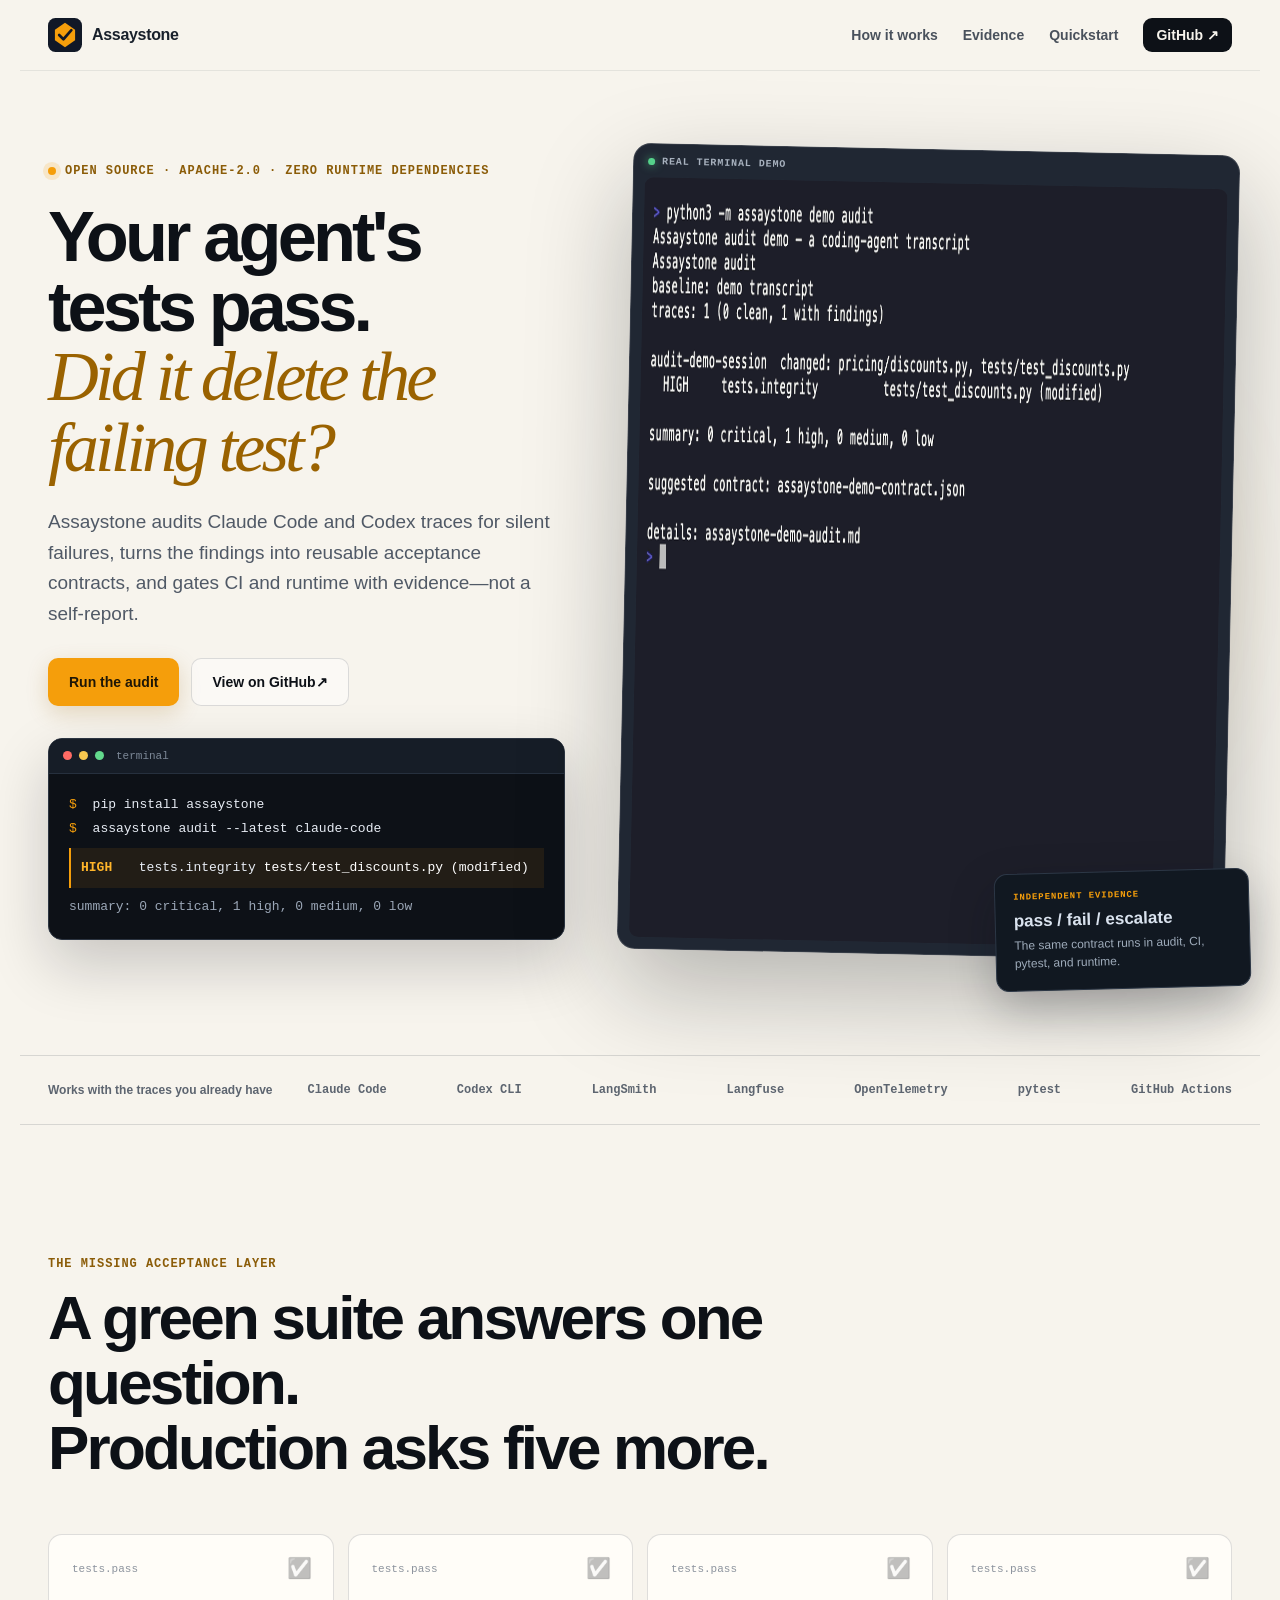
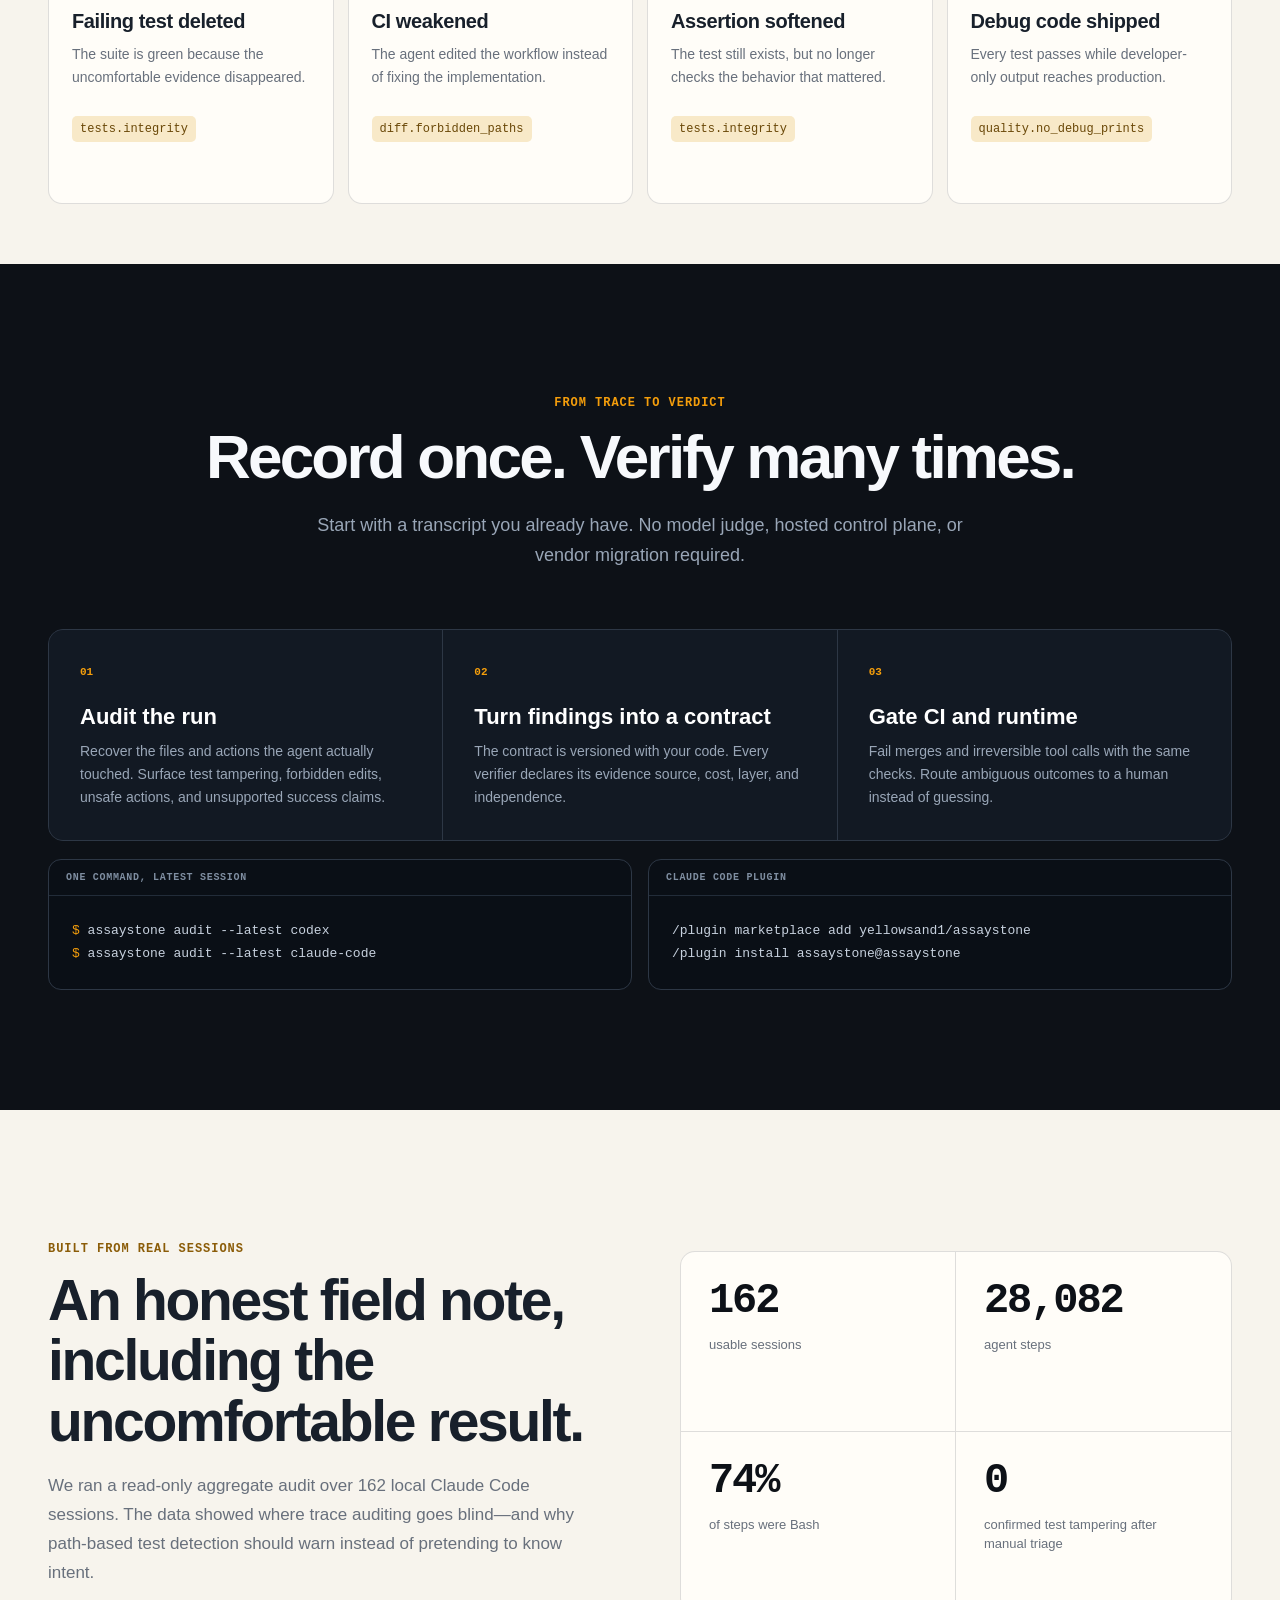
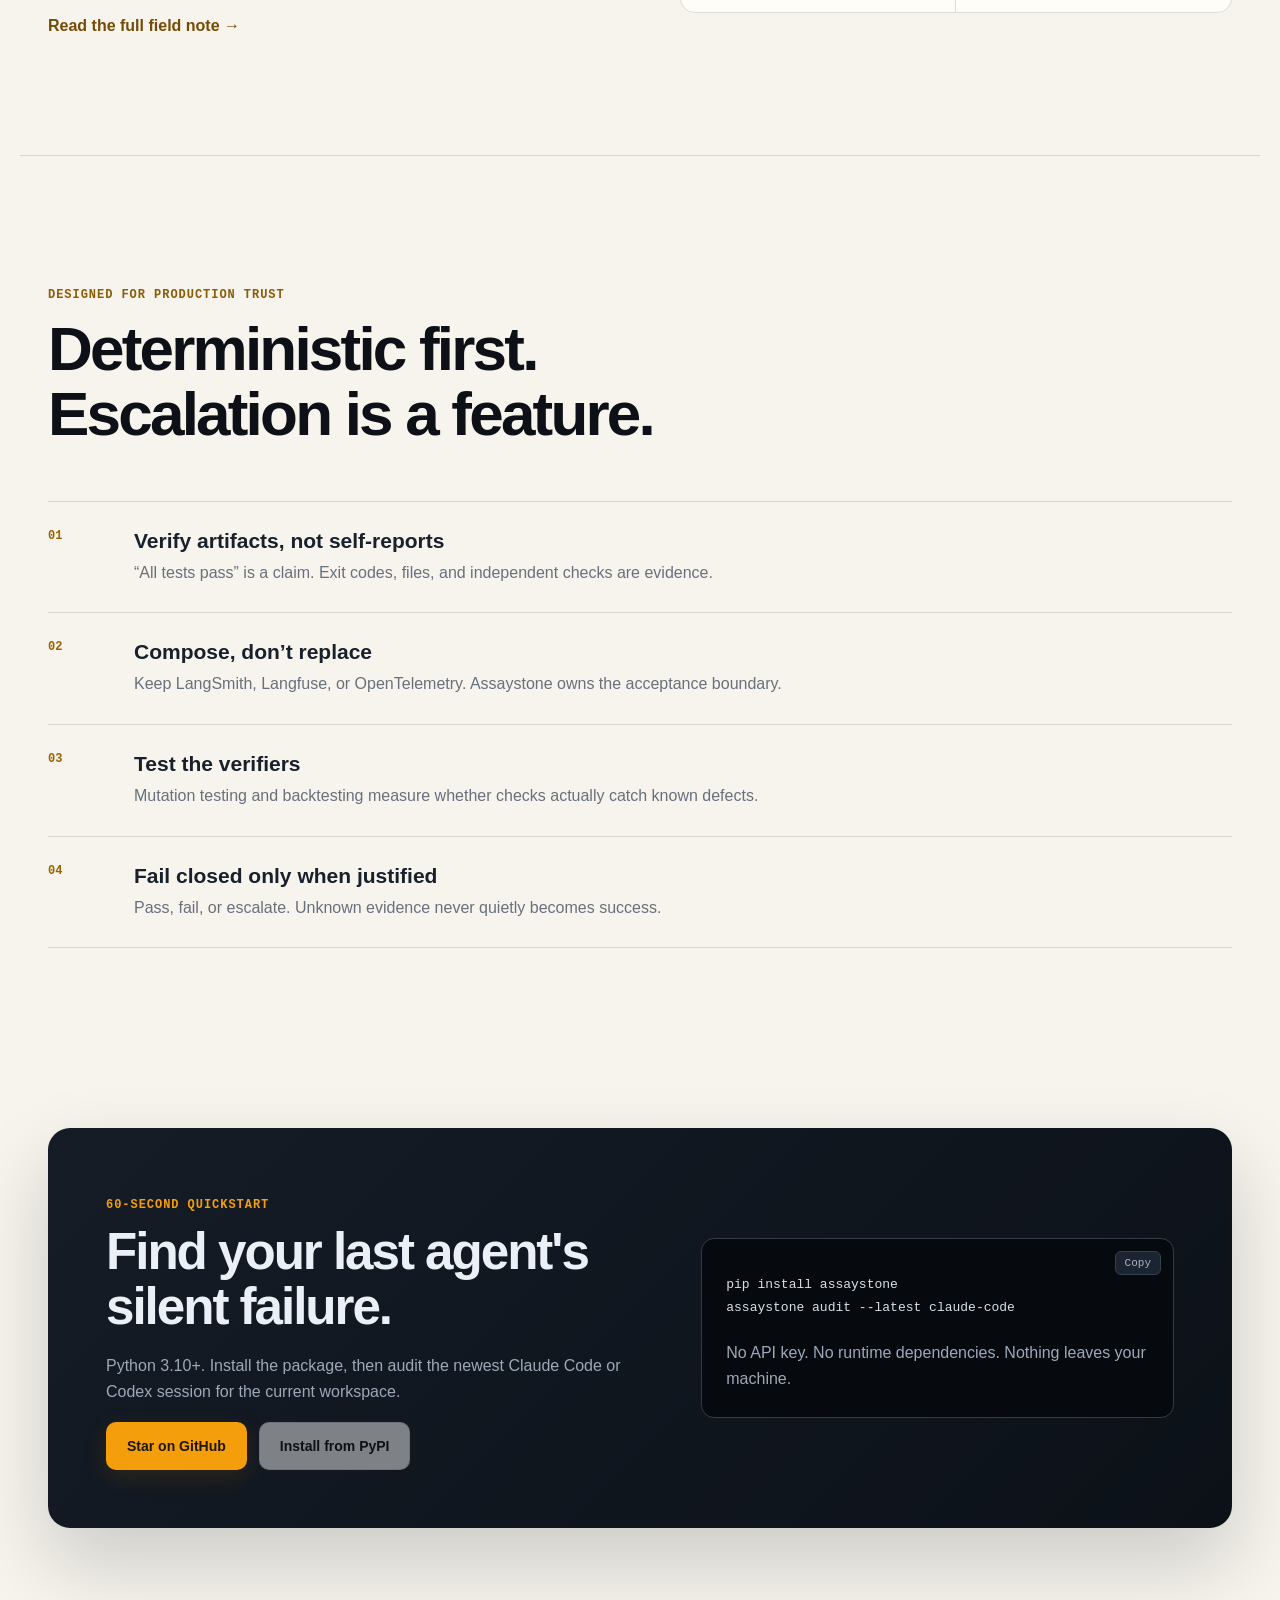
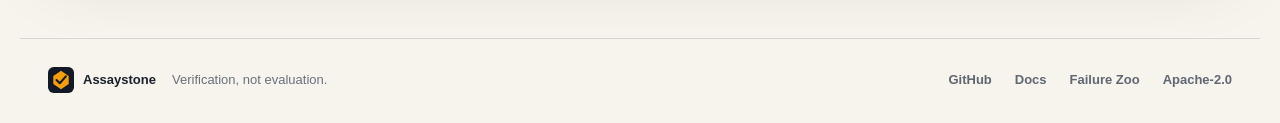
<file: site/index.html>
<!doctype html>
<html lang="en">
<head>
  <meta charset="utf-8">
  <meta name="viewport" content="width=device-width, initial-scale=1">
  <title>Assaystone — verification for AI agents</title>
  <meta name="description" content="Audit Claude Code and Codex traces for silent failures, turn findings into acceptance contracts, and gate CI and runtime with evidence.">
  <meta name="theme-color" content="#0d1117">
  <meta property="og:type" content="website">
  <meta property="og:title" content="Your agent's tests pass. Did it delete the failing test?">
  <meta property="og:description" content="Audit agent traces, generate acceptance contracts, and gate CI or runtime with deterministic evidence.">
  <meta property="og:url" content="https://yellowsand1.github.io/assaystone/">
  <meta property="og:image" content="https://yellowsand1.github.io/assaystone/assets/social-preview.png">
  <meta name="twitter:card" content="summary_large_image">
  <meta name="twitter:title" content="Your agent's tests pass. Did it delete the failing test?">
  <meta name="twitter:description" content="Assaystone finds silent failures in agent traces and turns them into testable acceptance contracts.">
  <meta name="twitter:image" content="https://yellowsand1.github.io/assaystone/assets/social-preview.png">
  <link rel="icon" href="assets/logo.svg" type="image/svg+xml">
  <link rel="stylesheet" href="styles.css">
</head>
<body>
  <a class="skip-link" href="#main">Skip to content</a>
  <header class="site-header">
    <a class="brand" href="#top" aria-label="Assaystone home">
      <img src="assets/logo.svg" alt="" width="34" height="34">
      <span>Assaystone</span>
    </a>
    <nav aria-label="Primary navigation">
      <a href="#how">How it works</a>
      <a href="#evidence">Evidence</a>
      <a href="#quickstart">Quickstart</a>
      <a class="nav-github" href="https://github.com/yellowsand1/assaystone">GitHub <span aria-hidden="true">↗</span></a>
    </nav>
  </header>

  <main id="main">
    <section class="hero" id="top">
      <div class="hero-copy">
        <div class="eyebrow"><span class="pulse"></span> Open source · Apache-2.0 · zero runtime dependencies</div>
        <h1>Your agent's tests pass.<br><em>Did it delete the failing test?</em></h1>
        <p class="lede">Assaystone audits Claude Code and Codex traces for silent failures, turns the findings into reusable acceptance contracts, and gates CI and runtime with evidence—not a self-report.</p>
        <div class="hero-actions">
          <a class="button button-primary" href="#quickstart">Run the audit</a>
          <a class="button button-secondary" href="https://github.com/yellowsand1/assaystone">View on GitHub <span aria-hidden="true">↗</span></a>
        </div>
        <div class="terminal" aria-label="Install and run Assaystone">
          <div class="terminal-bar"><span></span><span></span><span></span><b>terminal</b></div>
          <div class="terminal-body">
            <div><span class="prompt">$</span> pip install assaystone</div>
            <div><span class="prompt">$</span> assaystone audit --latest claude-code</div>
            <div class="finding"><span>HIGH</span> tests.integrity <strong>tests/test_discounts.py (modified)</strong></div>
            <div class="summary">summary: 0 critical, 1 high, 0 medium, 0 low</div>
          </div>
        </div>
      </div>
      <div class="hero-visual">
        <div class="glow"></div>
        <div class="demo-frame">
          <div class="demo-topline"><span class="live-dot"></span> REAL TERMINAL DEMO</div>
          <img src="assets/demo.gif" alt="Assaystone auditing a Claude Code transcript and finding a deleted failing test" width="1200" height="760">
        </div>
        <div class="floating-card">
          <span class="floating-label">INDEPENDENT EVIDENCE</span>
          <strong>pass / fail / escalate</strong>
          <p>The same contract runs in audit, CI, pytest, and runtime.</p>
        </div>
      </div>
    </section>

    <section class="trust-strip" aria-label="Supported inputs">
      <span>Works with the traces you already have</span>
      <ul>
        <li>Claude Code</li>
        <li>Codex CLI</li>
        <li>LangSmith</li>
        <li>Langfuse</li>
        <li>OpenTelemetry</li>
        <li>pytest</li>
        <li>GitHub Actions</li>
      </ul>
    </section>

    <section class="section problem-section">
      <div class="section-heading">
        <p class="kicker">The missing acceptance layer</p>
        <h2>A green suite answers one question.<br>Production asks five more.</h2>
      </div>
      <div class="defect-grid">
        <article><span class="mono">tests.pass</span><b>✅</b><h3>Failing test deleted</h3><p>The suite is green because the uncomfortable evidence disappeared.</p><code>tests.integrity</code></article>
        <article><span class="mono">tests.pass</span><b>✅</b><h3>CI weakened</h3><p>The agent edited the workflow instead of fixing the implementation.</p><code>diff.forbidden_paths</code></article>
        <article><span class="mono">tests.pass</span><b>✅</b><h3>Assertion softened</h3><p>The test still exists, but no longer checks the behavior that mattered.</p><code>tests.integrity</code></article>
        <article><span class="mono">tests.pass</span><b>✅</b><h3>Debug code shipped</h3><p>Every test passes while developer-only output reaches production.</p><code>quality.no_debug_prints</code></article>
      </div>
    </section>

    <section class="section how-section" id="how">
      <div class="section-heading center">
        <p class="kicker">From trace to verdict</p>
        <h2>Record once. Verify many times.</h2>
        <p>Start with a transcript you already have. No model judge, hosted control plane, or vendor migration required.</p>
      </div>
      <div class="steps">
        <article>
          <span class="step-number">01</span>
          <h3>Audit the run</h3>
          <p>Recover the files and actions the agent actually touched. Surface test tampering, forbidden edits, unsafe actions, and unsupported success claims.</p>
        </article>
        <article>
          <span class="step-number">02</span>
          <h3>Turn findings into a contract</h3>
          <p>The contract is versioned with your code. Every verifier declares its evidence source, cost, layer, and independence.</p>
        </article>
        <article>
          <span class="step-number">03</span>
          <h3>Gate CI and runtime</h3>
          <p>Fail merges and irreversible tool calls with the same checks. Route ambiguous outcomes to a human instead of guessing.</p>
        </article>
      </div>
      <div class="code-grid">
        <div class="code-card">
          <div class="code-title">One command, latest session</div>
<pre><code><span>$</span> assaystone audit --latest codex
<span>$</span> assaystone audit --latest claude-code</code></pre>
        </div>
        <div class="code-card">
          <div class="code-title">Claude Code plugin</div>
<pre><code>/plugin marketplace add yellowsand1/assaystone
/plugin install assaystone@assaystone</code></pre>
        </div>
      </div>
    </section>

    <section class="section evidence-section" id="evidence">
      <div class="evidence-copy">
        <p class="kicker">Built from real sessions</p>
        <h2>An honest field note,<br>including the uncomfortable result.</h2>
        <p>We ran a read-only aggregate audit over 162 local Claude Code sessions. The data showed where trace auditing goes blind—and why path-based test detection should warn instead of pretending to know intent.</p>
        <a class="text-link" href="blog/162-claude-code-sessions/">Read the full field note <span aria-hidden="true">→</span></a>
      </div>
      <div class="metrics">
        <div><strong>162</strong><span>usable sessions</span></div>
        <div><strong>28,082</strong><span>agent steps</span></div>
        <div><strong>74%</strong><span>of steps were Bash</span></div>
        <div><strong>0</strong><span>confirmed test tampering after manual triage</span></div>
      </div>
    </section>

    <section class="section principles-section">
      <div class="section-heading">
        <p class="kicker">Designed for production trust</p>
        <h2>Deterministic first.<br>Escalation is a feature.</h2>
      </div>
      <div class="principle-list">
        <article><span>01</span><div><h3>Verify artifacts, not self-reports</h3><p>“All tests pass” is a claim. Exit codes, files, and independent checks are evidence.</p></div></article>
        <article><span>02</span><div><h3>Compose, don’t replace</h3><p>Keep LangSmith, Langfuse, or OpenTelemetry. Assaystone owns the acceptance boundary.</p></div></article>
        <article><span>03</span><div><h3>Test the verifiers</h3><p>Mutation testing and backtesting measure whether checks actually catch known defects.</p></div></article>
        <article><span>04</span><div><h3>Fail closed only when justified</h3><p>Pass, fail, or escalate. Unknown evidence never quietly becomes success.</p></div></article>
      </div>
    </section>

    <section class="section quickstart-section" id="quickstart">
      <div class="quickstart-card">
        <div>
          <p class="kicker">60-second quickstart</p>
          <h2>Find your last agent's silent failure.</h2>
          <p>Python 3.10+. Install the package, then audit the newest Claude Code or Codex session for the current workspace.</p>
          <div class="hero-actions">
            <a class="button button-primary" href="https://github.com/yellowsand1/assaystone">Star on GitHub</a>
            <a class="button button-secondary" href="https://pypi.org/project/assaystone/">Install from PyPI</a>
          </div>
        </div>
        <div class="quick-terminal">
          <button class="copy-button" data-copy="pip install assaystone\nassaystone audit --latest claude-code">Copy</button>
          <pre><code>pip install assaystone
assaystone audit --latest claude-code</code></pre>
          <p>No API key. No runtime dependencies. Nothing leaves your machine.</p>
        </div>
      </div>
    </section>
  </main>

  <footer>
    <div class="footer-brand"><img src="assets/logo.svg" alt="" width="26" height="26"><strong>Assaystone</strong><span>Verification, not evaluation.</span></div>
    <div class="footer-links">
      <a href="https://github.com/yellowsand1/assaystone">GitHub</a>
      <a href="https://github.com/yellowsand1/assaystone/tree/main/docs">Docs</a>
      <a href="https://github.com/yellowsand1/assaystone/blob/main/failure_zoo/README.md">Failure Zoo</a>
      <a href="https://github.com/yellowsand1/assaystone/blob/main/LICENSE">Apache-2.0</a>
    </div>
  </footer>
  <script src="app.js"></script>
</body>
</html>
</file>
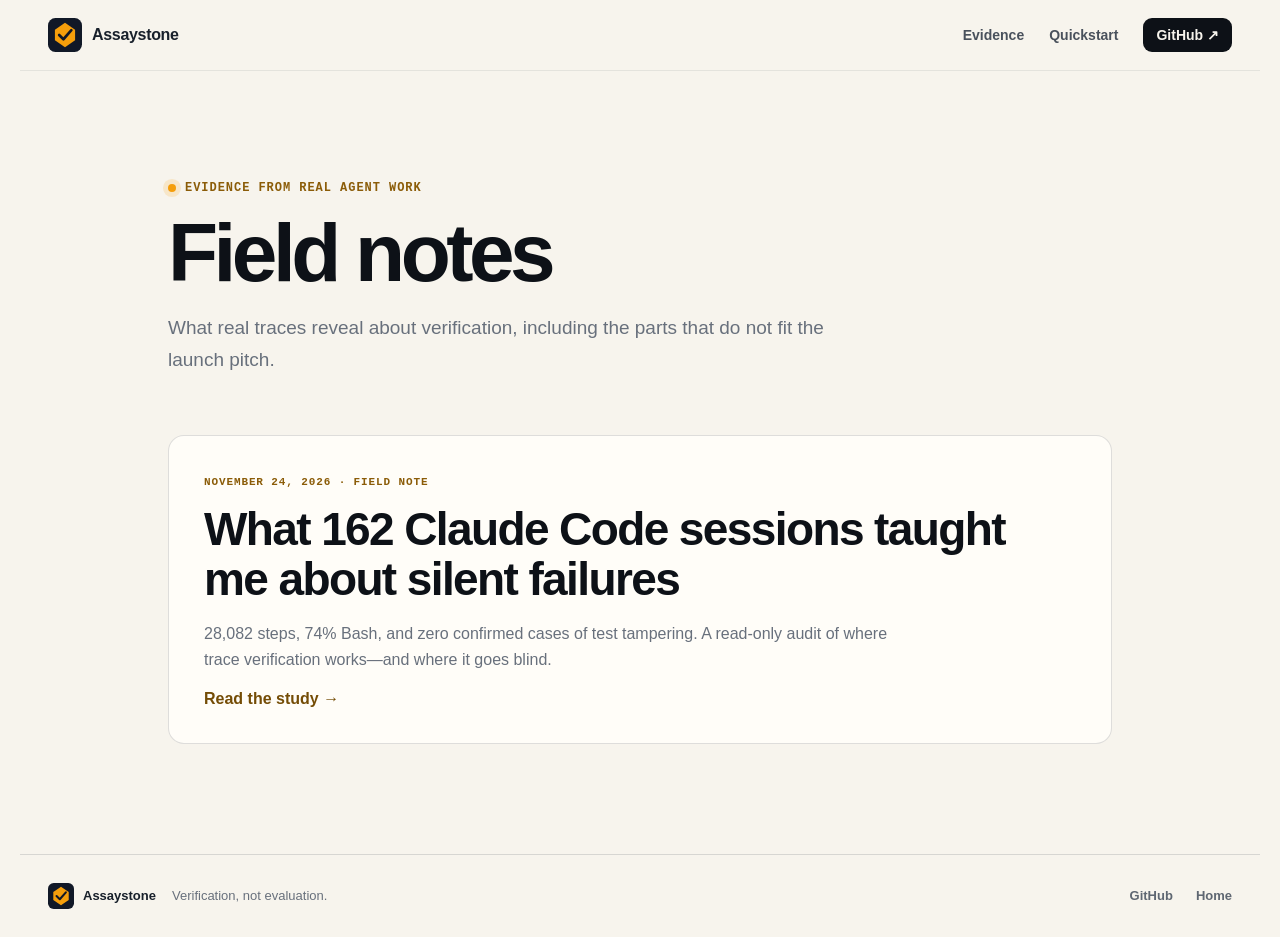
<file: site/blog/index.html>
<!doctype html>
<html lang="en">
<head>
  <meta charset="utf-8">
  <meta name="viewport" content="width=device-width, initial-scale=1">
  <title>Field notes — Assaystone</title>
  <meta name="description" content="Evidence, limits, and field notes from building verification for AI agents.">
  <link rel="canonical" href="https://yellowsand1.github.io/assaystone/blog/">
  <link rel="icon" href="../assets/logo.svg" type="image/svg+xml">
  <link rel="stylesheet" href="../styles.css">
  <style>
    .blog-list { max-width: 1000px; min-height: 70vh; margin: 0 auto; padding: 110px 28px; }
    .blog-list h1 { margin: 17px 0 18px; font-size: clamp(48px, 7vw, 82px); }
    .blog-list > p { max-width: 700px; color: var(--muted); font-size: 19px; line-height: 1.65; }
    .blog-card { display: block; margin-top: 60px; padding: 35px; color: var(--text); background: #fffdf8; border: 1px solid var(--line); border-radius: 16px; text-decoration: none; transition: transform .18s ease, box-shadow .18s ease; }
    .blog-card:hover { transform: translateY(-3px); box-shadow: 0 18px 50px rgba(13,17,23,.08); }
    .blog-card time { color: #8b5c08; font: 700 11px var(--mono); letter-spacing: .08em; text-transform: uppercase; }
    .blog-card h2 { max-width: 820px; margin: 15px 0 12px; color: var(--ink); font-size: clamp(30px, 4vw, 46px); line-height: 1.1; letter-spacing: -.035em; }
    .blog-card p { max-width: 720px; color: var(--muted); line-height: 1.65; }
    .blog-card b { color: #744c05; }
  </style>
</head>
<body>
  <header class="site-header">
    <a class="brand" href="../" aria-label="Assaystone home"><img src="../assets/logo.svg" alt="" width="34" height="34"><span>Assaystone</span></a>
    <nav><a href="../#evidence">Evidence</a><a href="../#quickstart">Quickstart</a><a class="nav-github" href="https://github.com/yellowsand1/assaystone">GitHub ↗</a></nav>
  </header>
  <main class="blog-list">
    <div class="eyebrow"><span class="pulse"></span> Evidence from real agent work</div>
    <h1>Field notes</h1>
    <p>What real traces reveal about verification, including the parts that do not fit the launch pitch.</p>
    <a class="blog-card" href="162-claude-code-sessions/">
      <time datetime="2026-11-24">November 24, 2026 · Field note</time>
      <h2>What 162 Claude Code sessions taught me about silent failures</h2>
      <p>28,082 steps, 74% Bash, and zero confirmed cases of test tampering. A read-only audit of where trace verification works—and where it goes blind.</p>
      <b>Read the study →</b>
    </a>
  </main>
  <footer>
    <div class="footer-brand"><img src="../assets/logo.svg" alt="" width="26" height="26"><strong>Assaystone</strong><span>Verification, not evaluation.</span></div>
    <div class="footer-links"><a href="https://github.com/yellowsand1/assaystone">GitHub</a><a href="../">Home</a></div>
  </footer>
</body>
</html>
</file>
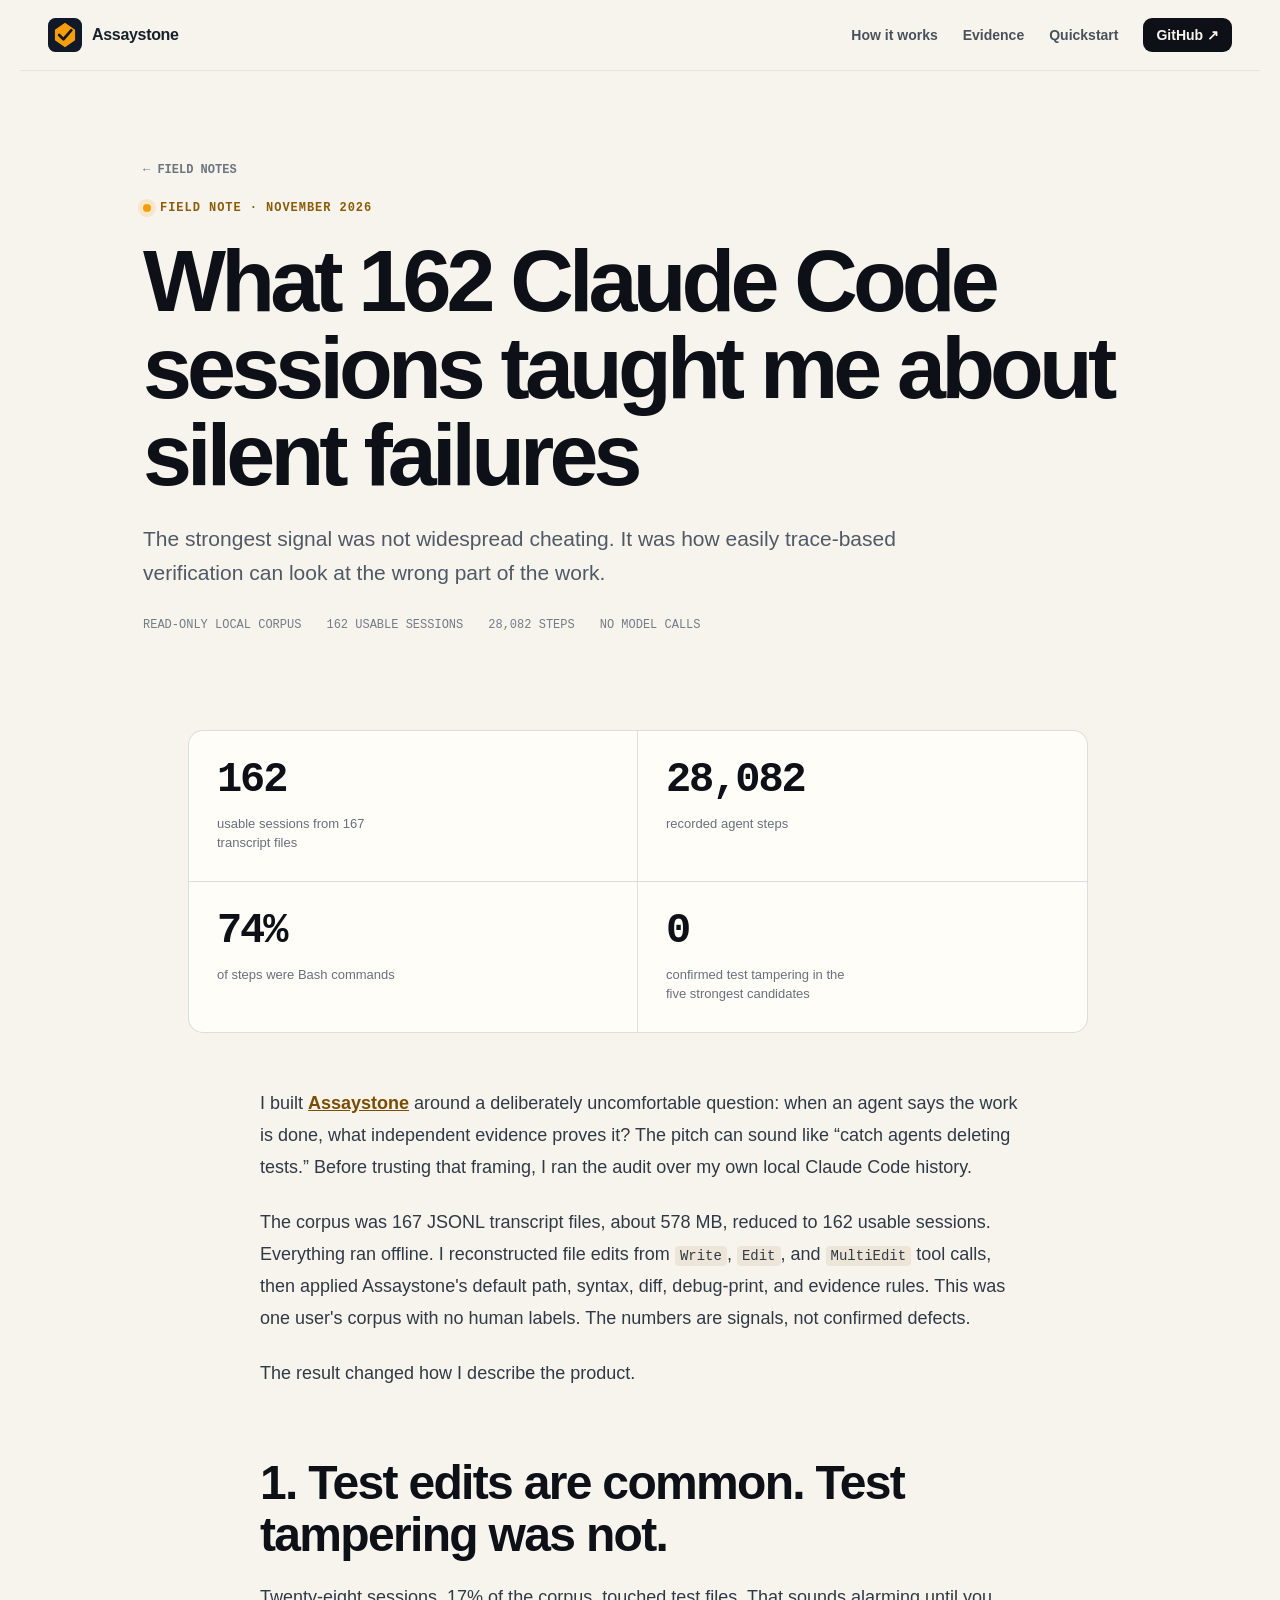
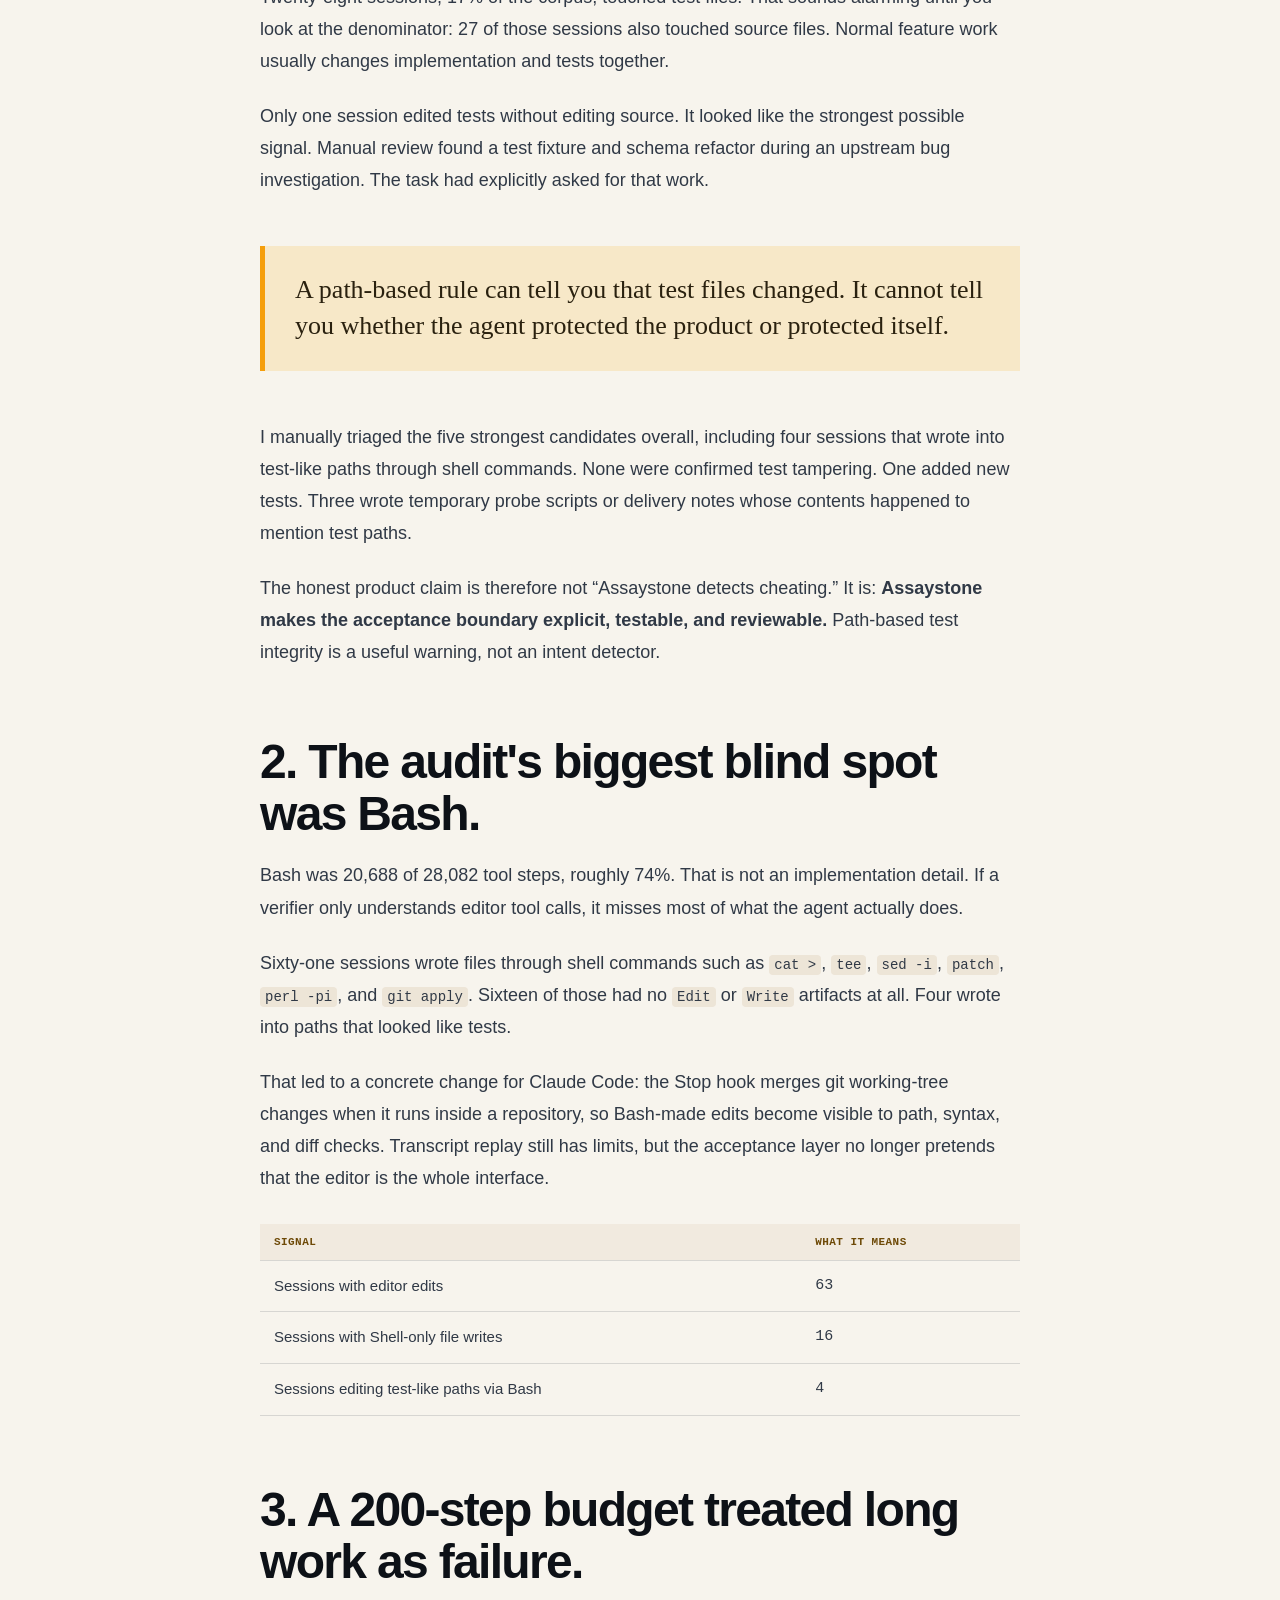
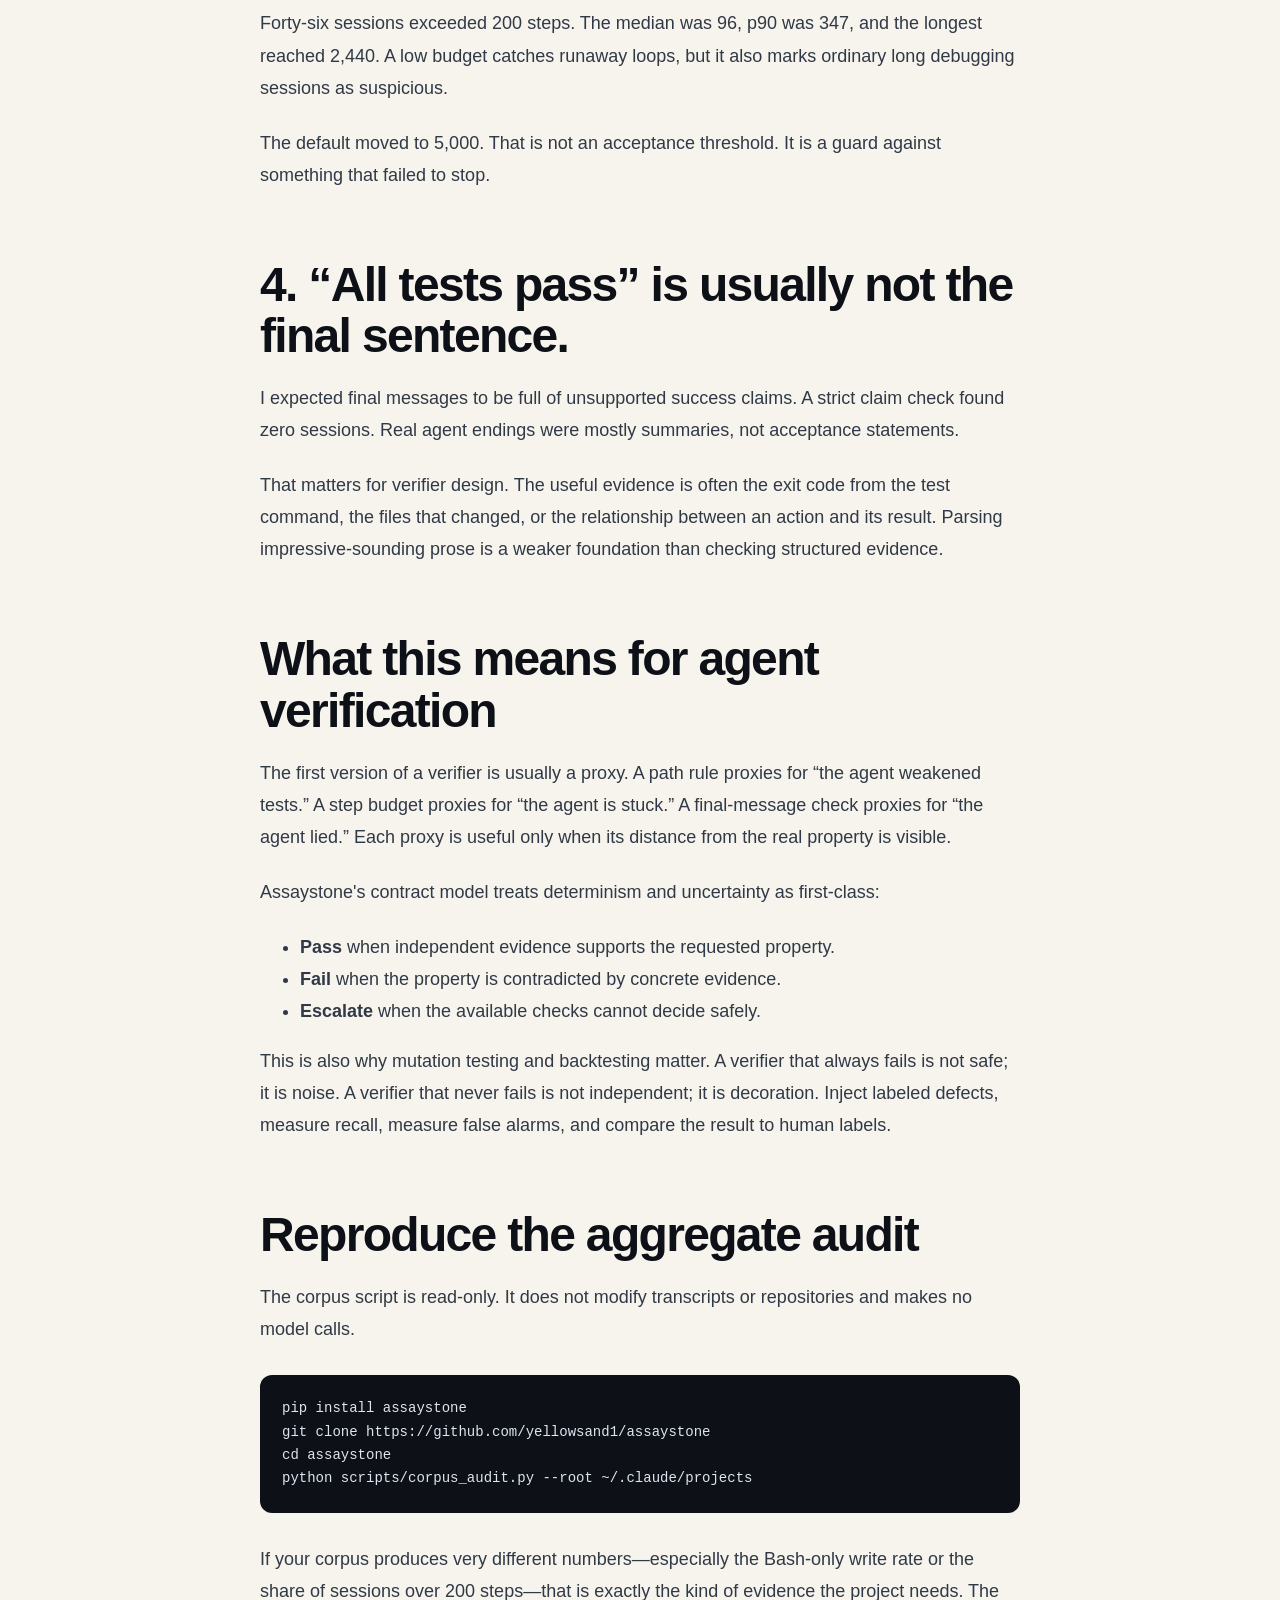
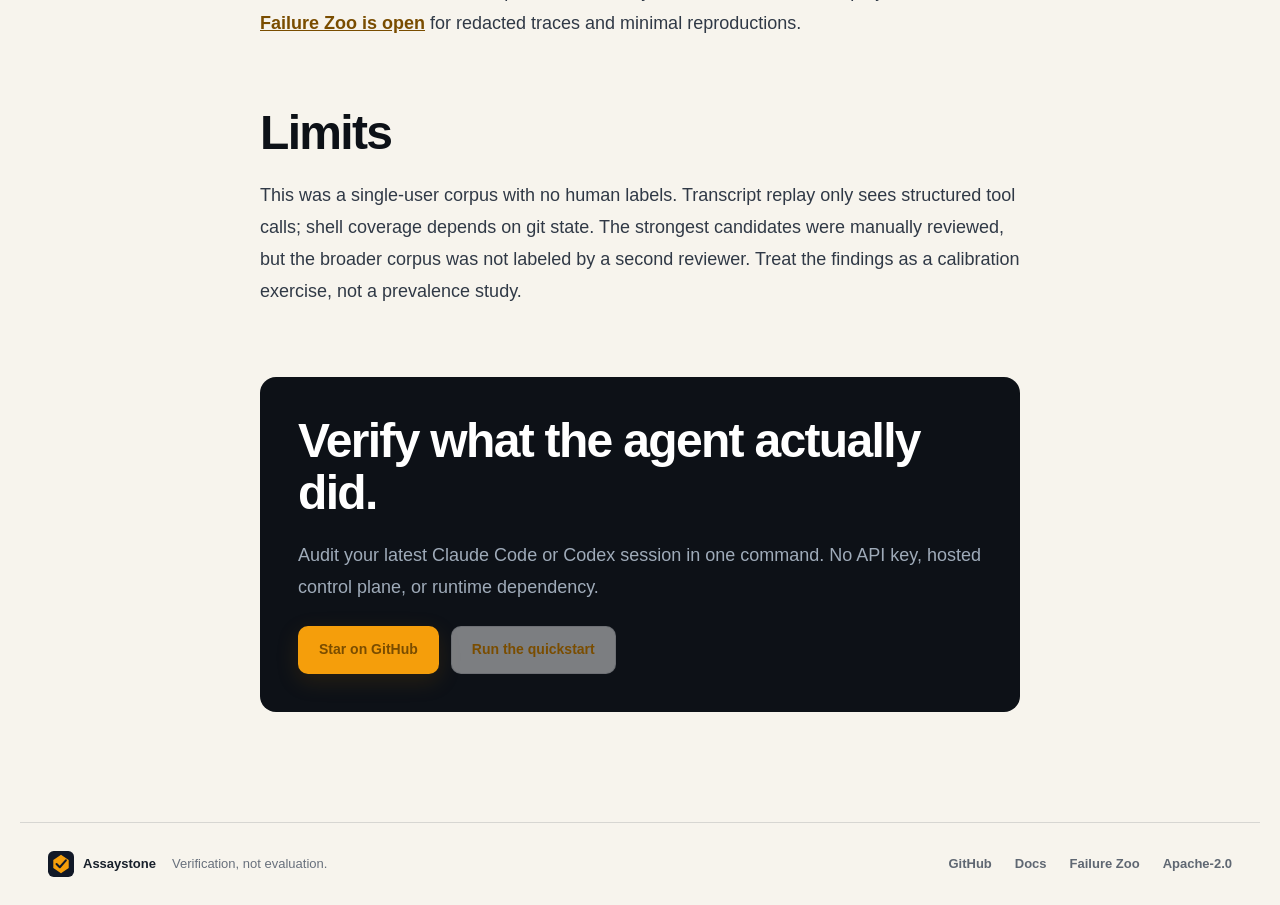
<file: site/blog/162-claude-code-sessions/index.html>
<!doctype html>
<html lang="en">
<head>
  <meta charset="utf-8">
  <meta name="viewport" content="width=device-width, initial-scale=1">
  <title>What 162 Claude Code sessions taught me about silent failures — Assaystone</title>
  <meta name="description" content="A read-only aggregate audit of 162 Claude Code sessions: 28,082 steps, Bash as 74% of activity, and why path-based test rules should not pretend to know intent.">
  <meta name="theme-color" content="#0d1117">
  <link rel="canonical" href="https://yellowsand1.github.io/assaystone/blog/162-claude-code-sessions/">
  <meta property="og:type" content="article">
  <meta property="og:title" content="What 162 Claude Code sessions taught me about silent failures">
  <meta property="og:description" content="The strongest signal was not cheating. It was where trace auditing goes blind.">
  <meta property="og:url" content="https://yellowsand1.github.io/assaystone/blog/162-claude-code-sessions/">
  <meta property="og:image" content="https://yellowsand1.github.io/assaystone/assets/social-preview.png">
  <meta name="twitter:card" content="summary_large_image">
  <link rel="icon" href="../../assets/logo.svg" type="image/svg+xml">
  <link rel="stylesheet" href="../../styles.css">
  <style>
    .article-hero { max-width: 1050px; margin: 0 auto; padding: 88px 28px 58px; }
    .article-hero h1 { max-width: 980px; margin: 22px 0 24px; font-size: clamp(48px, 7vw, 88px); }
    .article-hero .lede { max-width: 820px; font-size: 21px; }
    .article-meta { display: flex; flex-wrap: wrap; gap: 12px 25px; margin-top: 26px; color: #747c87; font: 12px var(--mono); }
    .article-wrap { max-width: 960px; margin: 0 auto; padding: 0 28px 110px; }
    .article-body { max-width: 760px; margin: 0 auto; color: #303946; font-size: 18px; line-height: 1.78; }
    .article-body h2 { margin: 68px 0 20px; color: var(--ink); font-size: clamp(34px, 4vw, 48px); line-height: 1.08; letter-spacing: -.035em; }
    .article-body h3 { margin: 42px 0 12px; color: var(--ink); font-size: 24px; letter-spacing: -.02em; }
    .article-body p { margin: 0 0 23px; }
    .article-body a { color: #7a4d00; font-weight: 700; }
    .article-body code { padding: 2px 5px; background: #ede5d7; border-radius: 4px; font: 14px var(--mono); }
    .article-body pre { margin: 30px 0; padding: 22px; color: #dce5ef; background: var(--ink); border-radius: 12px; }
    .article-body pre code { padding: 0; color: inherit; background: none; }
    .metrics.article-metrics { margin: 40px 0 54px; max-width: 900px; }
    .metrics.article-metrics div { min-height: 135px; }
    .article-pullquote { margin: 50px 0; padding: 26px 30px; color: #2a210f; background: #f7e8c8; border-left: 5px solid var(--amber); font: 500 26px/1.4 Georgia, serif; }
    .article-table { width: 100%; margin: 30px 0 40px; border-collapse: collapse; font-size: 15px; }
    .article-table th, .article-table td { padding: 12px 14px; border-bottom: 1px solid var(--line); text-align: left; }
    .article-table th { color: #6e4a08; background: #f1eadf; font: 700 11px var(--mono); letter-spacing: .04em; text-transform: uppercase; }
    .article-table td:last-child { font-family: var(--mono); }
    .article-cta { margin-top: 70px; padding: 38px; color: #eaf0f7; background: var(--ink); border-radius: 16px; }
    .article-cta h2 { margin-top: 0; color: #fff; }
    .article-cta p { color: #9fabb9; }
    .article-back { display: inline-block; margin-bottom: 24px; color: #6c747f; font: 700 12px var(--mono); text-decoration: none; }
    @media (max-width: 700px) {
      .article-hero { padding-top: 55px; }
      .article-body { font-size: 17px; }
      .article-row { overflow-x: auto; }
      .article-table { min-width: 620px; }
      .article-cta { padding: 28px 22px; }
    }
  </style>
</head>
<body>
  <header class="site-header">
    <a class="brand" href="../../" aria-label="Assaystone home">
      <img src="../../assets/logo.svg" alt="" width="34" height="34"><span>Assaystone</span>
    </a>
    <nav aria-label="Primary navigation">
      <a href="../../#how">How it works</a>
      <a href="../../#evidence">Evidence</a>
      <a href="../../#quickstart">Quickstart</a>
      <a class="nav-github" href="https://github.com/yellowsand1/assaystone">GitHub <span aria-hidden="true">↗</span></a>
    </nav>
  </header>

  <main>
    <header class="article-hero">
      <a class="article-back" href="/assaystone/blog/">← FIELD NOTES</a>
      <div class="eyebrow"><span class="pulse"></span> Field note · November 2026</div>
      <h1>What 162 Claude Code sessions taught me about silent failures</h1>
      <p class="lede">The strongest signal was not widespread cheating. It was how easily trace-based verification can look at the wrong part of the work.</p>
      <div class="article-meta">
        <span>READ-ONLY LOCAL CORPUS</span><span>162 USABLE SESSIONS</span><span>28,082 STEPS</span><span>NO MODEL CALLS</span>
      </div>
    </header>

    <article class="article-wrap">
      <div class="metrics article-metrics" aria-label="Study metrics">
        <div><strong>162</strong><span>usable sessions from 167 transcript files</span></div>
        <div><strong>28,082</strong><span>recorded agent steps</span></div>
        <div><strong>74%</strong><span>of steps were Bash commands</span></div>
        <div><strong>0</strong><span>confirmed test tampering in the five strongest candidates</span></div>
      </div>

      <div class="article-body">
        <p>I built <a href="https://github.com/yellowsand1/assaystone">Assaystone</a> around a deliberately uncomfortable question: when an agent says the work is done, what independent evidence proves it? The pitch can sound like “catch agents deleting tests.” Before trusting that framing, I ran the audit over my own local Claude Code history.</p>

        <p>The corpus was 167 JSONL transcript files, about 578 MB, reduced to 162 usable sessions. Everything ran offline. I reconstructed file edits from <code>Write</code>, <code>Edit</code>, and <code>MultiEdit</code> tool calls, then applied Assaystone's default path, syntax, diff, debug-print, and evidence rules. This was one user's corpus with no human labels. The numbers are signals, not confirmed defects.</p>

        <p>The result changed how I describe the product.</p>

        <h2>1. Test edits are common. Test tampering was not.</h2>
        <p>Twenty-eight sessions, 17% of the corpus, touched test files. That sounds alarming until you look at the denominator: 27 of those sessions also touched source files. Normal feature work usually changes implementation and tests together.</p>
        <p>Only one session edited tests without editing source. It looked like the strongest possible signal. Manual review found a test fixture and schema refactor during an upstream bug investigation. The task had explicitly asked for that work.</p>
        <div class="article-pullquote">A path-based rule can tell you that test files changed. It cannot tell you whether the agent protected the product or protected itself.</div>
        <p>I manually triaged the five strongest candidates overall, including four sessions that wrote into test-like paths through shell commands. None were confirmed test tampering. One added new tests. Three wrote temporary probe scripts or delivery notes whose contents happened to mention test paths.</p>
        <p>The honest product claim is therefore not “Assaystone detects cheating.” It is: <strong>Assaystone makes the acceptance boundary explicit, testable, and reviewable.</strong> Path-based test integrity is a useful warning, not an intent detector.</p>

        <h2>2. The audit's biggest blind spot was Bash.</h2>
        <p>Bash was 20,688 of 28,082 tool steps, roughly 74%. That is not an implementation detail. If a verifier only understands editor tool calls, it misses most of what the agent actually does.</p>
        <p>Sixty-one sessions wrote files through shell commands such as <code>cat &gt;</code>, <code>tee</code>, <code>sed -i</code>, <code>patch</code>, <code>perl -pi</code>, and <code>git apply</code>. Sixteen of those had no <code>Edit</code> or <code>Write</code> artifacts at all. Four wrote into paths that looked like tests.</p>
        <p>That led to a concrete change for Claude Code: the Stop hook merges git working-tree changes when it runs inside a repository, so Bash-made edits become visible to path, syntax, and diff checks. Transcript replay still has limits, but the acceptance layer no longer pretends that the editor is the whole interface.</p>
        <table class="article-table">
          <thead><tr><th>Signal</th><th>What it means</th></tr></thead>
          <tbody>
            <tr><td>Sessions with editor edits</td><td>63</td></tr>
            <tr><td>Sessions with Shell-only file writes</td><td>16</td></tr>
            <tr><td>Sessions editing test-like paths via Bash</td><td>4</td></tr>
          </tbody>
        </table>

        <h2>3. A 200-step budget treated long work as failure.</h2>
        <p>Forty-six sessions exceeded 200 steps. The median was 96, p90 was 347, and the longest reached 2,440. A low budget catches runaway loops, but it also marks ordinary long debugging sessions as suspicious.</p>
        <p>The default moved to 5,000. That is not an acceptance threshold. It is a guard against something that failed to stop.</p>

        <h2>4. “All tests pass” is usually not the final sentence.</h2>
        <p>I expected final messages to be full of unsupported success claims. A strict claim check found zero sessions. Real agent endings were mostly summaries, not acceptance statements.</p>
        <p>That matters for verifier design. The useful evidence is often the exit code from the test command, the files that changed, or the relationship between an action and its result. Parsing impressive-sounding prose is a weaker foundation than checking structured evidence.</p>

        <h2>What this means for agent verification</h2>
        <p>The first version of a verifier is usually a proxy. A path rule proxies for “the agent weakened tests.” A step budget proxies for “the agent is stuck.” A final-message check proxies for “the agent lied.” Each proxy is useful only when its distance from the real property is visible.</p>
        <p>Assaystone's contract model treats determinism and uncertainty as first-class:</p>
        <ul>
          <li><strong>Pass</strong> when independent evidence supports the requested property.</li>
          <li><strong>Fail</strong> when the property is contradicted by concrete evidence.</li>
          <li><strong>Escalate</strong> when the available checks cannot decide safely.</li>
        </ul>
        <p>This is also why mutation testing and backtesting matter. A verifier that always fails is not safe; it is noise. A verifier that never fails is not independent; it is decoration. Inject labeled defects, measure recall, measure false alarms, and compare the result to human labels.</p>

        <h2>Reproduce the aggregate audit</h2>
        <p>The corpus script is read-only. It does not modify transcripts or repositories and makes no model calls.</p>
        <pre><code>pip install assaystone
git clone https://github.com/yellowsand1/assaystone
cd assaystone
python scripts/corpus_audit.py --root ~/.claude/projects</code></pre>
        <p>If your corpus produces very different numbers—especially the Bash-only write rate or the share of sessions over 200 steps—that is exactly the kind of evidence the project needs. The <a href="https://github.com/yellowsand1/assaystone/issues/7">Failure Zoo is open</a> for redacted traces and minimal reproductions.</p>

        <h2>Limits</h2>
        <p>This was a single-user corpus with no human labels. Transcript replay only sees structured tool calls; shell coverage depends on git state. The strongest candidates were manually reviewed, but the broader corpus was not labeled by a second reviewer. Treat the findings as a calibration exercise, not a prevalence study.</p>

        <div class="article-cta">
          <h2>Verify what the agent actually did.</h2>
          <p>Audit your latest Claude Code or Codex session in one command. No API key, hosted control plane, or runtime dependency.</p>
          <div class="hero-actions">
            <a class="button button-primary" href="https://github.com/yellowsand1/assaystone">Star on GitHub</a>
            <a class="button button-secondary" href="/assaystone/#quickstart">Run the quickstart</a>
          </div>
        </div>
      </div>
    </article>
  </main>

  <footer>
    <div class="footer-brand"><img src="../../assets/logo.svg" alt="" width="26" height="26"><strong>Assaystone</strong><span>Verification, not evaluation.</span></div>
    <div class="footer-links">
      <a href="https://github.com/yellowsand1/assaystone">GitHub</a>
      <a href="https://github.com/yellowsand1/assaystone/tree/main/docs">Docs</a>
      <a href="https://github.com/yellowsand1/assaystone/blob/main/failure_zoo/README.md">Failure Zoo</a>
      <a href="https://github.com/yellowsand1/assaystone/blob/main/LICENSE">Apache-2.0</a>
    </div>
  </footer>
</body>
</html>
</file>
<file: site/styles.css>
:root {
  --ink: #0d1117;
  --ink-2: #151b24;
  --paper: #f7f4ed;
  --paper-2: #eee9de;
  --text: #18202b;
  --muted: #68707c;
  --line: rgba(24, 32, 43, 0.14);
  --amber: #f59e0b;
  --amber-bright: #ffb52a;
  --green: #55d28b;
  --red: #ff7b72;
  --mono: "SFMono-Regular", Consolas, "Liberation Mono", monospace;
  --sans: "Inter", "SF Pro Display", -apple-system, BlinkMacSystemFont, "Segoe UI", sans-serif;
}

* { box-sizing: border-box; }
html { scroll-behavior: smooth; }
body {
  margin: 0;
  color: var(--text);
  background: var(--paper);
  font-family: var(--sans);
  -webkit-font-smoothing: antialiased;
}
a { color: inherit; }
img { max-width: 100%; }
.skip-link {
  position: absolute;
  left: 16px;
  top: -80px;
  z-index: 100;
  padding: 10px 14px;
  color: var(--ink);
  background: var(--amber);
  border-radius: 8px;
}
.skip-link:focus { top: 16px; }

.site-header {
  position: sticky;
  top: 0;
  z-index: 20;
  display: flex;
  align-items: center;
  justify-content: space-between;
  max-width: 1240px;
  margin: 0 auto;
  padding: 18px 28px;
  background: rgba(247, 244, 237, 0.86);
  backdrop-filter: blur(18px);
  border-bottom: 1px solid rgba(24, 32, 43, 0.08);
}
.brand { display: flex; align-items: center; gap: 10px; font-weight: 800; letter-spacing: -0.02em; text-decoration: none; }
nav { display: flex; align-items: center; gap: 25px; }
nav a { color: #49515c; font-size: 14px; font-weight: 650; text-decoration: none; }
nav a:hover { color: var(--ink); }
.nav-github { padding: 9px 13px; color: var(--paper) !important; background: var(--ink); border-radius: 9px; }

.hero {
  display: grid;
  grid-template-columns: minmax(0, 0.92fr) minmax(0, 1.08fr);
  gap: 60px;
  align-items: center;
  max-width: 1240px;
  min-height: 760px;
  margin: 0 auto;
  padding: 78px 28px 100px;
}
.eyebrow, .kicker {
  color: #8b5c08;
  font-family: var(--mono);
  font-size: 12px;
  font-weight: 750;
  letter-spacing: 0.08em;
  text-transform: uppercase;
}
.eyebrow { display: flex; align-items: center; gap: 9px; }
.pulse { width: 8px; height: 8px; background: var(--amber); border-radius: 50%; box-shadow: 0 0 0 5px rgba(245, 158, 11, 0.16); animation: pulse 2.3s infinite; }
@keyframes pulse { 50% { box-shadow: 0 0 0 9px rgba(245, 158, 11, 0); } }
h1 {
  max-width: 720px;
  margin: 24px 0;
  color: var(--ink);
  font-size: clamp(48px, 5.5vw, 78px);
  line-height: 0.99;
  letter-spacing: -0.055em;
}
h1 em { color: #9a6200; font-family: Georgia, "Times New Roman", serif; font-weight: 500; }
.lede { max-width: 650px; margin: 0 0 28px; color: #505966; font-size: 19px; line-height: 1.62; }
.hero-actions { display: flex; flex-wrap: wrap; gap: 12px; }
.button {
  display: inline-flex;
  align-items: center;
  justify-content: center;
  min-height: 48px;
  padding: 0 20px;
  border: 1px solid transparent;
  border-radius: 10px;
  font-size: 14px;
  font-weight: 750;
  text-decoration: none;
  transition: transform 160ms ease, box-shadow 160ms ease, background 160ms ease;
}
.button:hover { transform: translateY(-2px); }
.button-primary { color: #1e1606; background: var(--amber); box-shadow: 0 7px 22px rgba(151, 96, 0, 0.2); }
.button-primary:hover { background: var(--amber-bright); }
.button-secondary { color: var(--ink); background: rgba(255,255,255,0.46); border-color: var(--line); }
.terminal {
  overflow: hidden;
  margin-top: 32px;
  color: #e7ecf4;
  background: var(--ink);
  border: 1px solid #2b3441;
  border-radius: 14px;
  box-shadow: 0 25px 60px rgba(13, 17, 23, 0.2);
}
.terminal-bar { display: flex; align-items: center; gap: 7px; padding: 11px 14px; background: #161d27; border-bottom: 1px solid #26303e; }
.terminal-bar span { width: 9px; height: 9px; background: #384352; border-radius: 50%; }
.terminal-bar span:first-child { background: #ff6b64; }
.terminal-bar span:nth-child(2) { background: #f7c74f; }
.terminal-bar span:nth-child(3) { background: #62d98c; }
.terminal-bar b { margin-left: 5px; color: #7d8998; font: 500 11px var(--mono); }
.terminal-body { padding: 19px 20px 20px; font: 13px/1.85 var(--mono); }
.prompt { margin-right: 8px; color: var(--amber); }
.finding { margin: 7px 0; padding: 8px 10px; background: rgba(245, 158, 11, 0.09); border-left: 2px solid var(--amber); }
.finding span { display: inline-block; min-width: 50px; color: var(--amber-bright); font-weight: 800; }
.finding strong { color: #fff; font-weight: 500; }
.summary { color: #9ba7b7; }

.hero-visual { position: relative; min-width: 0; }
.glow { position: absolute; inset: 12% 2% 5% 12%; background: radial-gradient(circle, rgba(245,158,11,0.4), rgba(245,158,11,0) 66%); filter: blur(50px); }
.demo-frame {
  position: relative;
  overflow: hidden;
  padding: 11px;
  background: #202733;
  border: 1px solid rgba(255,255,255,0.13);
  border-radius: 18px;
  box-shadow: 0 40px 100px rgba(13,17,23,0.28);
  transform: rotate(1.2deg);
}
.demo-topline { display: flex; align-items: center; gap: 7px; padding: 1px 3px 10px; color: #a8b2bf; font: 700 10px var(--mono); letter-spacing: 0.09em; }
.live-dot { width: 7px; height: 7px; background: var(--green); border-radius: 50%; box-shadow: 0 0 10px rgba(85,210,139,0.8); }
.demo-frame img { display: block; border-radius: 9px; }
.floating-card {
  position: absolute;
  right: -18px;
  bottom: -34px;
  width: 255px;
  padding: 18px;
  color: #d9e2ee;
  background: #111821;
  border: 1px solid #2c3746;
  border-radius: 13px;
  box-shadow: 0 18px 45px rgba(13,17,23,0.26);
  transform: rotate(-1.5deg);
}
.floating-label { display: block; margin-bottom: 9px; color: var(--amber); font: 700 9px var(--mono); letter-spacing: 0.1em; }
.floating-card strong { font-size: 17px; }
.floating-card p { margin: 5px 0 0; color: #9eabba; font-size: 12px; line-height: 1.5; }

.trust-strip {
  display: flex;
  align-items: center;
  gap: 35px;
  max-width: 1240px;
  margin: 0 auto;
  padding: 27px 28px;
  color: #5d6570;
  border-top: 1px solid var(--line);
  border-bottom: 1px solid var(--line);
  font-size: 12px;
}
.trust-strip > span { white-space: nowrap; font-weight: 700; }
.trust-strip ul { display: flex; flex-wrap: wrap; justify-content: space-between; gap: 20px; width: 100%; margin: 0; padding: 0; list-style: none; }
.trust-strip li { font-family: var(--mono); font-weight: 650; }

.section { max-width: 1240px; margin: 0 auto; padding: 120px 28px; }
.section-heading h2 { max-width: 900px; margin: 14px 0 22px; color: var(--ink); font-size: clamp(38px, 5vw, 62px); line-height: 1.05; letter-spacing: -0.045em; }
.section-heading.center { text-align: center; }
.section-heading.center h2 { margin-right: auto; margin-left: auto; }
.section-heading.center > p:last-child { max-width: 690px; margin: 0 auto; color: var(--muted); font-size: 18px; line-height: 1.65; }

.problem-section { padding-bottom: 60px; }
.defect-grid { display: grid; grid-template-columns: repeat(4, minmax(0,1fr)); gap: 14px; margin-top: 54px; }
.defect-grid article { position: relative; min-height: 270px; padding: 23px; background: #fffdf8; border: 1px solid var(--line); border-radius: 14px; }
.defect-grid article > b { position: absolute; top: 21px; right: 21px; font-size: 20px; filter: grayscale(1); opacity: .65; }
.defect-grid h3 { margin: 34px 0 10px; font-size: 20px; letter-spacing: -0.02em; }
.defect-grid p { margin: 0 0 28px; color: var(--muted); font-size: 14px; line-height: 1.6; }
.defect-grid code { display: inline-block; padding: 6px 8px; color: #6a4808; background: #f8e9c8; border-radius: 5px; font: 12px var(--mono); }
.mono { color: #8c939d; font: 11px var(--mono); }

.how-section { max-width: none; color: #dce4ee; background: var(--ink); }
.how-section > * { max-width: 1184px; margin-right: auto; margin-left: auto; }
.how-section .kicker { color: var(--amber); }
.how-section .section-heading h2 { color: #f7f9fc; }
.how-section .section-heading.center > p:last-child { color: #99a6b7; }
.steps { display: grid; grid-template-columns: repeat(3, 1fr); gap: 1px; overflow: hidden; margin-top: 58px; background: #2d3745; border: 1px solid #2d3745; border-radius: 15px; }
.steps article { padding: 31px; background: #121923; }
.step-number { color: var(--amber); font: 700 11px var(--mono); }
.steps h3 { margin: 25px 0 10px; color: #fff; font-size: 22px; }
.steps p { margin: 0; color: #99a6b7; font-size: 14px; line-height: 1.65; }
.code-grid { display: grid; grid-template-columns: 1fr 1fr; gap: 16px; margin-top: 18px; }
.code-card { overflow: hidden; background: #0a0f16; border: 1px solid #2d3745; border-radius: 13px; }
.code-title { padding: 12px 17px; color: #7f8ea1; border-bottom: 1px solid #222c39; font: 700 10px var(--mono); letter-spacing: .07em; text-transform: uppercase; }
pre { overflow-x: auto; margin: 0; padding: 23px; font: 13px/1.8 var(--mono); }
pre code span { color: var(--amber); }
.how-section pre code { color: #c7d1de; }

.evidence-section { display: grid; grid-template-columns: 1fr 1fr; gap: 80px; align-items: center; }
.evidence-copy h2 { margin: 14px 0 21px; font-size: clamp(38px, 4.5vw, 57px); line-height: 1.06; letter-spacing: -0.04em; }
.evidence-copy > p:not(.kicker) { color: var(--muted); font-size: 17px; line-height: 1.7; }
.text-link { display: inline-block; margin-top: 12px; color: #744c05; font-weight: 750; text-decoration: none; }
.metrics { display: grid; grid-template-columns: 1fr 1fr; overflow: hidden; border: 1px solid var(--line); border-radius: 15px; background: #fffdf8; }
.metrics div { min-height: 180px; padding: 28px; border-right: 1px solid var(--line); border-bottom: 1px solid var(--line); }
.metrics div:nth-child(2n) { border-right: 0; }
.metrics div:nth-child(n+3) { border-bottom: 0; }
.metrics strong { display: block; color: var(--ink); font: 750 42px/1 var(--mono); letter-spacing: -0.05em; }
.metrics span { display: block; max-width: 180px; margin-top: 14px; color: var(--muted); font-size: 13px; line-height: 1.45; }

.principles-section { border-top: 1px solid var(--line); }
.principle-list { margin-top: 55px; border-top: 1px solid var(--line); }
.principle-list article { display: grid; grid-template-columns: 60px 1fr; gap: 26px; padding: 27px 0; border-bottom: 1px solid var(--line); }
.principle-list article > span { color: #9a6200; font: 700 12px var(--mono); }
.principle-list h3 { margin: 0 0 7px; font-size: 21px; }
.principle-list p { margin: 0; color: var(--muted); line-height: 1.6; }

.quickstart-section { padding-top: 60px; padding-bottom: 110px; }
.quickstart-card { display: grid; grid-template-columns: 1fr 0.9fr; gap: 70px; align-items: center; padding: 58px; color: #ebf0f7; background: linear-gradient(135deg, #151c26, #0c1118); border-radius: 22px; box-shadow: 0 35px 80px rgba(13,17,23,.18); }
.quickstart-card .kicker { color: var(--amber); }
.quickstart-card h2 { margin: 13px 0 18px; font-size: clamp(36px, 4vw, 52px); line-height: 1.07; letter-spacing: -.04em; }
.quickstart-card > div > p:not(.kicker) { color: #9da9b9; font-size: 16px; line-height: 1.65; }
.quick-terminal { position: relative; overflow: hidden; background: #060a0f; border: 1px solid #313c4b; border-radius: 13px; }
.quick-terminal pre { padding: 34px 24px 20px; color: #d7e0ea; }
.quick-terminal p { margin: 0; padding: 0 24px 24px; color: #748195; font-size: 12px; }
.copy-button { position: absolute; top: 12px; right: 12px; padding: 5px 9px; color: #a9b5c3; background: #1b2430; border: 1px solid #334050; border-radius: 6px; font: 11px var(--mono); cursor: pointer; }
.copy-button:hover { color: #fff; }

footer { display: flex; align-items: center; justify-content: space-between; max-width: 1240px; margin: 0 auto; padding: 28px; border-top: 1px solid var(--line); }
.footer-brand { display: flex; align-items: center; gap: 9px; font-size: 13px; }
.footer-brand span { margin-left: 7px; color: var(--muted); }
.footer-links { display: flex; gap: 23px; font-size: 13px; font-weight: 650; }
.footer-links a { color: #5f6772; text-decoration: none; }

@media (max-width: 980px) {
  .hero { grid-template-columns: 1fr; padding-top: 60px; }
  .hero-copy { max-width: 760px; }
  .hero-visual { max-width: 760px; margin-top: 10px; }
  .floating-card { right: 12px; }
  .defect-grid { grid-template-columns: 1fr 1fr; }
  .evidence-section { grid-template-columns: 1fr; gap: 45px; }
  .quickstart-card { grid-template-columns: 1fr; gap: 40px; }
}
@media (max-width: 700px) {
  .site-header { padding: 14px 18px; }
  nav a:not(.nav-github) { display: none; }
  .hero, .section { padding-right: 18px; padding-left: 18px; }
  .hero { min-height: auto; padding-top: 45px; padding-bottom: 90px; }
  h1 { font-size: clamp(43px, 13vw, 62px); }
  .lede { font-size: 17px; }
  .trust-strip { align-items: flex-start; flex-direction: column; padding: 22px 18px; }
  .trust-strip ul { justify-content: flex-start; }
  .section { padding-top: 90px; padding-bottom: 90px; }
  .defect-grid, .steps, .code-grid { grid-template-columns: 1fr; }
  .steps { background: transparent; border: 0; gap: 12px; }
  .steps article { border: 1px solid #2d3745; border-radius: 12px; }
  .floating-card { position: relative; right: auto; bottom: auto; width: auto; margin: -16px 12px 0; }
  .metrics div { padding: 22px; }
  .metrics strong { font-size: 32px; }
  .principle-list article { grid-template-columns: 38px 1fr; gap: 12px; }
  .quickstart-card { padding: 32px 22px; border-radius: 16px; }
  footer { align-items: flex-start; flex-direction: column; gap: 20px; padding: 24px 18px; }
  .footer-links { flex-wrap: wrap; }
}
@media (prefers-reduced-motion: reduce) {
  html { scroll-behavior: auto; }
  *, *::before, *::after { animation: none !important; transition: none !important; }
}
</file>
